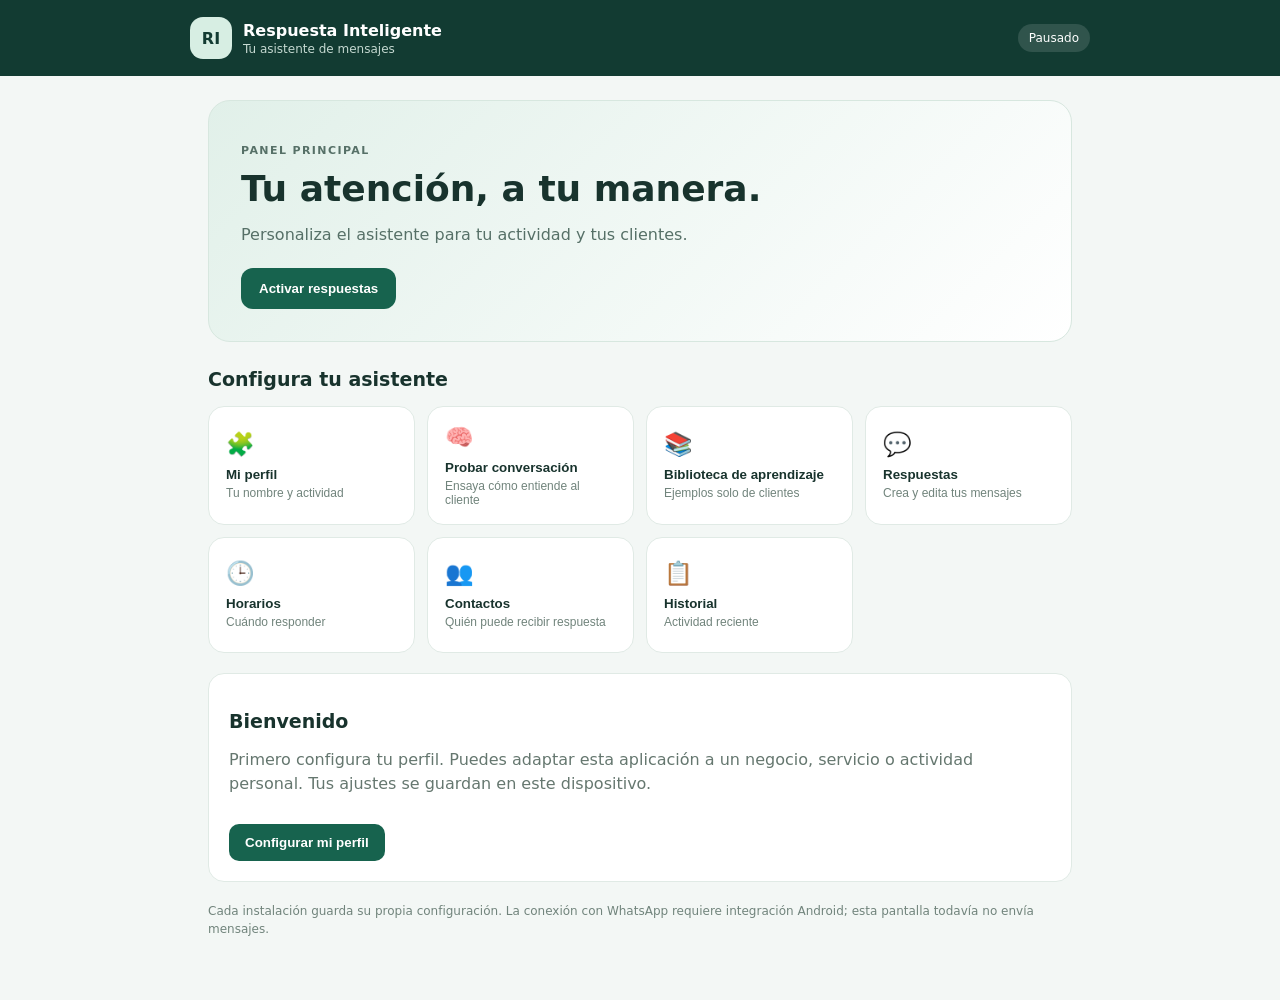
<file: index.html>
<!doctype html>
<html lang="es">
<head>
  <meta charset="utf-8">
  <meta name="viewport" content="width=device-width,initial-scale=1">
  <meta name="theme-color" content="#123b32">
  <title>Respuesta Inteligente</title>
  <link rel="stylesheet" href="css/principal.css">
</head>
<body>
  <header class="top">
    <div class="brand"><span class="mark">RI</span><div><strong>Respuesta Inteligente</strong><small id="subtitulo">Tu asistente de mensajes</small></div></div>
    <span id="estado" class="status off">Pausado</span>
  </header>
  <main>
    <section class="welcome">
      <p class="eyebrow">PANEL PRINCIPAL</p>
      <h1 id="tituloBienvenida">Tu atención, a tu manera.</h1>
      <p id="descripcionBienvenida">Personaliza el asistente para tu actividad y tus clientes.</p>
      <button id="togglePausa" class="primary">Activar respuestas</button>
    </section>
    <section class="section">
      <h2>Configura tu asistente</h2>
      <div class="tiles">
        <button class="tile" data-panel="perfil"><span>🧩</span><b>Mi perfil</b><small>Tu nombre y actividad</small></button>
        <button class="tile" data-panel="conversacion"><span>🧠</span><b>Probar conversación</b><small>Ensaya cómo entiende al cliente</small></button>
        <button class="tile" data-panel="aprendizaje"><span>📚</span><b>Biblioteca de aprendizaje</b><small>Ejemplos solo de clientes</small></button>
        <button class="tile" data-panel="respuestas"><span>💬</span><b>Respuestas</b><small>Crea y edita tus mensajes</small></button>
        <button class="tile" data-panel="horarios"><span>🕒</span><b>Horarios</b><small>Cuándo responder</small></button>
        <button class="tile" data-panel="contactos"><span>👥</span><b>Contactos</b><small>Quién puede recibir respuesta</small></button>
        <button class="tile" data-panel="historial"><span>📋</span><b>Historial</b><small>Actividad reciente</small></button>
      </div>
    </section>
    <section id="panel" class="panel" aria-live="polite">
      <h2>Bienvenido</h2>
      <p>Primero configura tu perfil. Puedes adaptar esta aplicación a un negocio, servicio o actividad personal. Tus ajustes se guardan en este dispositivo.</p>
      <button class="save" data-open-profile>Configurar mi perfil</button>
    </section>
    <p class="notice">Cada instalación guarda su propia configuración. La conexión con WhatsApp requiere integración Android; esta pantalla todavía no envía mensajes.</p>
  </main>
  <script src="funciones/almacenamiento.js"></script>
  <script src="funciones/pausa.js"></script>
  <script src="funciones/respuestas.js"></script>
  <script src="funciones/aprendizaje.js"></script>
  <script src="funciones/conversacion.js"></script>
  <script src="funciones/horarios.js"></script>
  <script src="funciones/contactos.js"></script>
  <script src="funciones/historial.js"></script>
  <script src="js/app.js"></script>
</body>
</html>
</file>
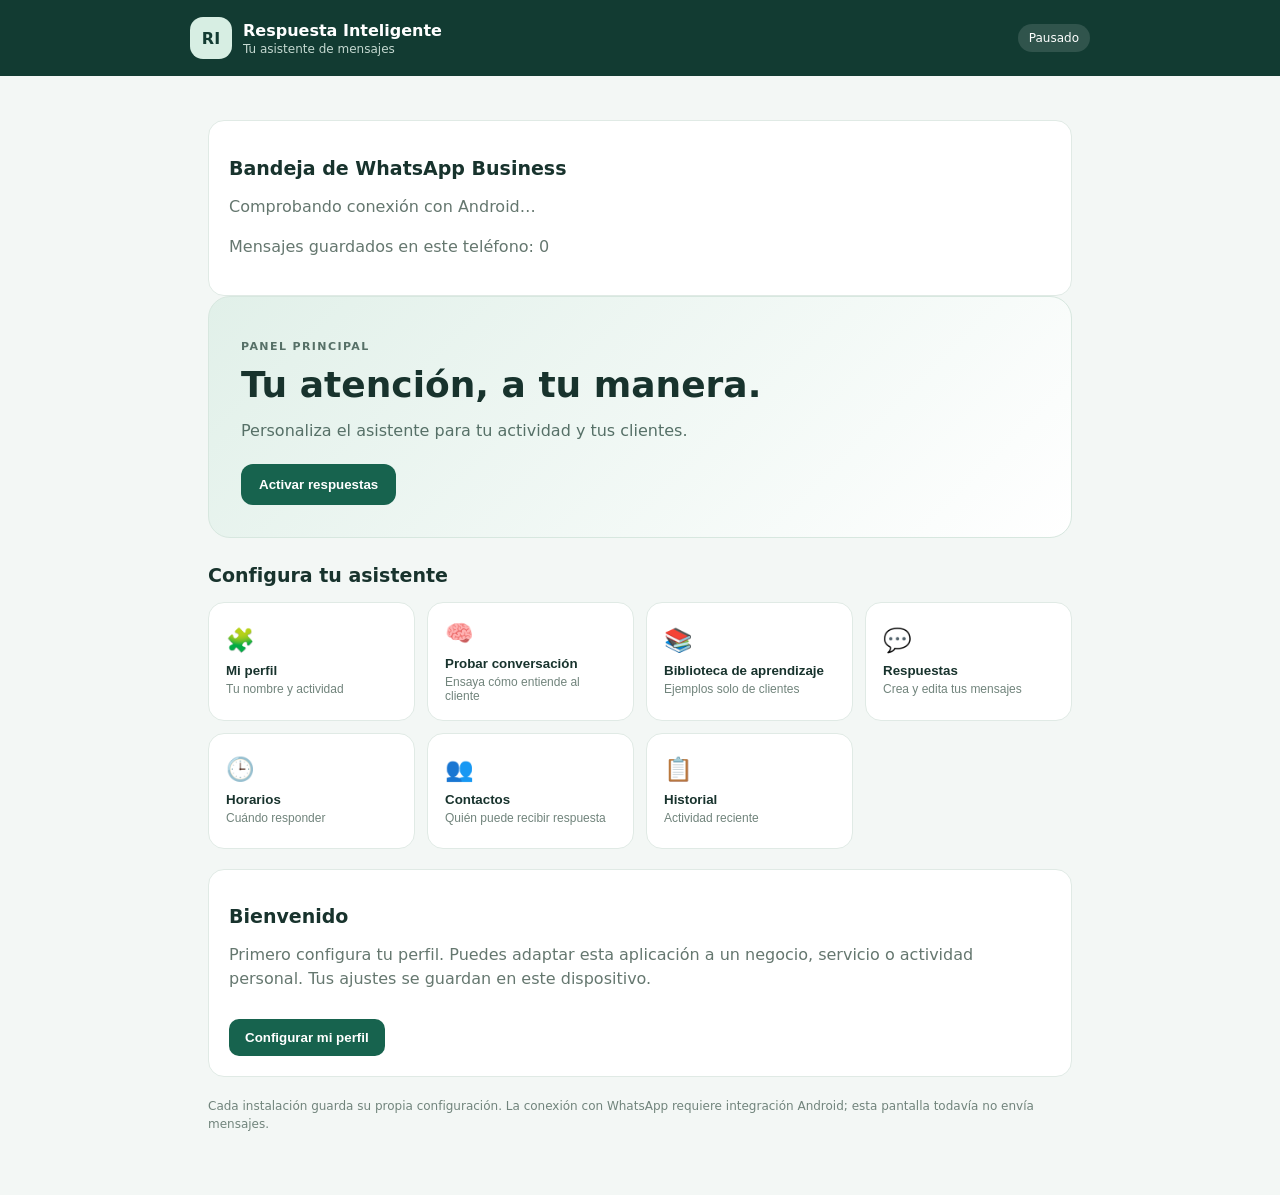
<file: android/app/src/main/assets/index.html>
<!doctype html>
<html lang="es">
<head>
  <meta charset="utf-8">
  <meta name="viewport" content="width=device-width,initial-scale=1">
  <meta name="theme-color" content="#123b32">
  <title>Respuesta Inteligente</title>
  <link rel="stylesheet" href="css/principal.css">
</head>
<body>
  <header class="top">
    <div class="brand"><span class="mark">RI</span><div><strong>Respuesta Inteligente</strong><small id="subtitulo">Tu asistente de mensajes</small></div></div>
    <span id="estado" class="status off">Pausado</span>
  </header>
  <main>
    <section class="welcome">
      <p class="eyebrow">PANEL PRINCIPAL</p>
      <h1 id="tituloBienvenida">Tu atención, a tu manera.</h1>
      <p id="descripcionBienvenida">Personaliza el asistente para tu actividad y tus clientes.</p>
      <button id="togglePausa" class="primary">Activar respuestas</button>
    </section>
    <section class="section">
      <h2>Configura tu asistente</h2>
      <div class="tiles">
        <button class="tile" data-panel="perfil"><span>🧩</span><b>Mi perfil</b><small>Tu nombre y actividad</small></button>
        <button class="tile" data-panel="conversacion"><span>🧠</span><b>Probar conversación</b><small>Ensaya cómo entiende al cliente</small></button>
        <button class="tile" data-panel="aprendizaje"><span>📚</span><b>Biblioteca de aprendizaje</b><small>Ejemplos solo de clientes</small></button>
        <button class="tile" data-panel="respuestas"><span>💬</span><b>Respuestas</b><small>Crea y edita tus mensajes</small></button>
        <button class="tile" data-panel="horarios"><span>🕒</span><b>Horarios</b><small>Cuándo responder</small></button>
        <button class="tile" data-panel="contactos"><span>👥</span><b>Contactos</b><small>Quién puede recibir respuesta</small></button>
        <button class="tile" data-panel="historial"><span>📋</span><b>Historial</b><small>Actividad reciente</small></button>
      </div>
    </section>
    <section id="panel" class="panel" aria-live="polite">
      <h2>Bienvenido</h2>
      <p>Primero configura tu perfil. Puedes adaptar esta aplicación a un negocio, servicio o actividad personal. Tus ajustes se guardan en este dispositivo.</p>
      <button class="save" data-open-profile>Configurar mi perfil</button>
    </section>
    <p class="notice">Cada instalación guarda su propia configuración. La conexión con WhatsApp requiere integración Android; esta pantalla todavía no envía mensajes.</p>
  </main>
  <script src="funciones/almacenamiento.js"></script>
  <script src="funciones/pausa.js"></script>
  <script src="funciones/respuestas.js"></script>
  <script src="funciones/aprendizaje.js"></script>
  <script src="funciones/conversacion.js"></script>
  <script src="funciones/horarios.js"></script>
  <script src="funciones/contactos.js"></script>
  <script src="funciones/historial.js"></script>
  <script src="js/app.js"></script>
  <script src="funciones/android-bridge.js"></script>
</body>
</html>
</file>
<file: css/principal.css>
:root{font-family:system-ui,-apple-system,Segoe UI,sans-serif;color:#18332d;background:#f3f7f5;font-synthesis:none}*{box-sizing:border-box}body{margin:0}.top{background:#123b32;color:white;padding:17px max(20px,calc((100% - 900px)/2));display:flex;align-items:center;justify-content:space-between;gap:12px}.brand{display:flex;align-items:center;gap:11px}.mark{width:42px;height:42px;border-radius:13px;background:#d7eee3;color:#123b32;display:grid;place-items:center;font-weight:800}.brand strong,.brand small{display:block}.brand small{color:#c5d9d1;font-size:12px;margin-top:2px}.status{font-size:12px;padding:7px 11px;border-radius:20px;background:#ffffff20}.status.on{background:#d7eee3;color:#123b32}.status.off{background:#ffffff20;color:white}main{max-width:900px;margin:auto;padding:24px 18px 50px}.welcome{background:linear-gradient(135deg,#e1f0e9,#fff);border:1px solid #d7e7df;border-radius:22px;padding:25px;margin-bottom:26px}.eyebrow{font-size:11px;font-weight:800;letter-spacing:1.4px;color:#39715e}.welcome h1{font-size:30px;margin:8px 0}.welcome p{color:#567067}.primary{background:#17634e;color:white;border:0;border-radius:12px;padding:13px 18px;font-weight:700;margin-top:8px}.section h2,.panel h2{font-size:19px}.tiles{display:grid;grid-template-columns:repeat(2,minmax(0,1fr));gap:12px}.tile{text-align:left;background:white;border:1px solid #e0eae5;border-radius:16px;padding:17px;min-height:116px;color:#18332d}.tile span{display:block;font-size:23px;margin-bottom:9px}.tile b,.tile small{display:block}.tile small{font-size:12px;color:#71847c;margin-top:4px}.panel{margin-top:20px;background:white;border:1px solid #e0eae5;border-radius:16px;padding:20px;min-height:125px}.panel p{color:#65776f;line-height:1.5}.notice{font-size:12px;color:#71847c;margin-top:20px;line-height:1.5}label{display:block;font-size:14px;margin:12px 0 6px}input,textarea,select{width:100%;padding:12px;border:1px solid #cbdad2;border-radius:10px;font:inherit;background:#fff;color:#18332d}textarea{min-height:90px;resize:vertical}.save{margin-top:12px;background:#17634e;color:#fff;border:0;padding:11px 16px;border-radius:10px;font-weight:700}.item{padding:12px 0;border-bottom:1px solid #edf1ee}@media(min-width:650px){.tiles{grid-template-columns:repeat(4,minmax(0,1fr))}.welcome{padding:32px}.welcome h1{font-size:36px}}.group-note{display:grid;grid-template-columns:1fr 2fr;gap:8px 12px;padding:14px;background:#f3f8f5;border:1px solid #e0eae5;border-radius:12px;margin:14px 0 22px;font-size:13px}.group-note span{color:#65776f}.contact-row{display:flex;justify-content:space-between;align-items:center;gap:10px;padding:13px 0;border-bottom:1px solid #edf1ee}.contact-row small{display:block;color:#71847c;margin-top:5px}.actions{display:flex;gap:6px;flex-wrap:wrap}.mini,.secondary{border:1px solid #cbdad2;background:#fff;color:#245443;border-radius:8px;padding:8px 10px;font:inherit;font-size:12px}.mini.delete{color:#9b3434;border-color:#e7cccc}.secondary{margin:12px 0 0 8px}.editor{padding:14px;background:#f6faf7;border:1px solid #e0eae5;border-radius:12px;margin:14px 0 22px}.editor h3{margin-top:0}.muted{display:block;color:#71847c;font-size:12px;margin-top:4px}@media(max-width:480px){.contact-row{align-items:flex-start;flex-direction:column}.group-note{grid-template-columns:1fr;gap:3px}.group-note span{margin-bottom:7px}}
.chat-test{background:#f5f9f6;border:1px solid #e0eae5;border-radius:14px;padding:12px;max-height:360px;overflow:auto;display:flex;flex-direction:column;gap:10px}.bubble{max-width:88%;padding:11px 13px;border-radius:14px;line-height:1.45;font-size:14px;white-space:pre-wrap}.bubble.bot{background:#fff;border:1px solid #e1e9e4;align-self:flex-start;border-bottom-left-radius:4px}.bubble.user{background:#dcefe5;align-self:flex-end;border-bottom-right-radius:4px}.handoff{font-size:12px;color:#8a4c12;background:#fff5e7;border:1px solid #f0dfc4;border-radius:9px;padding:9px;margin:0}

.learning-card{background:#f7faf8;border:1px solid #dfeae4;border-radius:12px;padding:14px;margin:12px 0}.learning-card p{white-space:pre-wrap}.learning-meta{font-size:12px;color:#71847c}.learning-actions{display:flex;gap:8px;flex-wrap:wrap;margin-top:10px}.tag-pending{display:inline-block;padding:4px 8px;border-radius:20px;background:#fff2d9;color:#805719;font-size:11px}.tag-approved{display:inline-block;padding:4px 8px;border-radius:20px;background:#e0f2e8;color:#205a3e;font-size:11px}.checkline{display:flex;align-items:flex-start;gap:9px;font-size:13px;line-height:1.4;margin:14px 0}.checkline input{width:auto;margin-top:3px}
</file>
<file: android/app/src/main/assets/css/principal.css>
:root{font-family:system-ui,-apple-system,Segoe UI,sans-serif;color:#18332d;background:#f3f7f5;font-synthesis:none}*{box-sizing:border-box}body{margin:0}.top{background:#123b32;color:white;padding:17px max(20px,calc((100% - 900px)/2));display:flex;align-items:center;justify-content:space-between;gap:12px}.brand{display:flex;align-items:center;gap:11px}.mark{width:42px;height:42px;border-radius:13px;background:#d7eee3;color:#123b32;display:grid;place-items:center;font-weight:800}.brand strong,.brand small{display:block}.brand small{color:#c5d9d1;font-size:12px;margin-top:2px}.status{font-size:12px;padding:7px 11px;border-radius:20px;background:#ffffff20}.status.on{background:#d7eee3;color:#123b32}.status.off{background:#ffffff20;color:white}main{max-width:900px;margin:auto;padding:24px 18px 50px}.welcome{background:linear-gradient(135deg,#e1f0e9,#fff);border:1px solid #d7e7df;border-radius:22px;padding:25px;margin-bottom:26px}.eyebrow{font-size:11px;font-weight:800;letter-spacing:1.4px;color:#39715e}.welcome h1{font-size:30px;margin:8px 0}.welcome p{color:#567067}.primary{background:#17634e;color:white;border:0;border-radius:12px;padding:13px 18px;font-weight:700;margin-top:8px}.section h2,.panel h2{font-size:19px}.tiles{display:grid;grid-template-columns:repeat(2,minmax(0,1fr));gap:12px}.tile{text-align:left;background:white;border:1px solid #e0eae5;border-radius:16px;padding:17px;min-height:116px;color:#18332d}.tile span{display:block;font-size:23px;margin-bottom:9px}.tile b,.tile small{display:block}.tile small{font-size:12px;color:#71847c;margin-top:4px}.panel{margin-top:20px;background:white;border:1px solid #e0eae5;border-radius:16px;padding:20px;min-height:125px}.panel p{color:#65776f;line-height:1.5}.notice{font-size:12px;color:#71847c;margin-top:20px;line-height:1.5}label{display:block;font-size:14px;margin:12px 0 6px}input,textarea,select{width:100%;padding:12px;border:1px solid #cbdad2;border-radius:10px;font:inherit;background:#fff;color:#18332d}textarea{min-height:90px;resize:vertical}.save{margin-top:12px;background:#17634e;color:#fff;border:0;padding:11px 16px;border-radius:10px;font-weight:700}.item{padding:12px 0;border-bottom:1px solid #edf1ee}@media(min-width:650px){.tiles{grid-template-columns:repeat(4,minmax(0,1fr))}.welcome{padding:32px}.welcome h1{font-size:36px}}.group-note{display:grid;grid-template-columns:1fr 2fr;gap:8px 12px;padding:14px;background:#f3f8f5;border:1px solid #e0eae5;border-radius:12px;margin:14px 0 22px;font-size:13px}.group-note span{color:#65776f}.contact-row{display:flex;justify-content:space-between;align-items:center;gap:10px;padding:13px 0;border-bottom:1px solid #edf1ee}.contact-row small{display:block;color:#71847c;margin-top:5px}.actions{display:flex;gap:6px;flex-wrap:wrap}.mini,.secondary{border:1px solid #cbdad2;background:#fff;color:#245443;border-radius:8px;padding:8px 10px;font:inherit;font-size:12px}.mini.delete{color:#9b3434;border-color:#e7cccc}.secondary{margin:12px 0 0 8px}.editor{padding:14px;background:#f6faf7;border:1px solid #e0eae5;border-radius:12px;margin:14px 0 22px}.editor h3{margin-top:0}.muted{display:block;color:#71847c;font-size:12px;margin-top:4px}@media(max-width:480px){.contact-row{align-items:flex-start;flex-direction:column}.group-note{grid-template-columns:1fr;gap:3px}.group-note span{margin-bottom:7px}}
.chat-test{background:#f5f9f6;border:1px solid #e0eae5;border-radius:14px;padding:12px;max-height:360px;overflow:auto;display:flex;flex-direction:column;gap:10px}.bubble{max-width:88%;padding:11px 13px;border-radius:14px;line-height:1.45;font-size:14px;white-space:pre-wrap}.bubble.bot{background:#fff;border:1px solid #e1e9e4;align-self:flex-start;border-bottom-left-radius:4px}.bubble.user{background:#dcefe5;align-self:flex-end;border-bottom-right-radius:4px}.handoff{font-size:12px;color:#8a4c12;background:#fff5e7;border:1px solid #f0dfc4;border-radius:9px;padding:9px;margin:0}

.learning-card{background:#f7faf8;border:1px solid #dfeae4;border-radius:12px;padding:14px;margin:12px 0}.learning-card p{white-space:pre-wrap}.learning-meta{font-size:12px;color:#71847c}.learning-actions{display:flex;gap:8px;flex-wrap:wrap;margin-top:10px}.tag-pending{display:inline-block;padding:4px 8px;border-radius:20px;background:#fff2d9;color:#805719;font-size:11px}.tag-approved{display:inline-block;padding:4px 8px;border-radius:20px;background:#e0f2e8;color:#205a3e;font-size:11px}.checkline{display:flex;align-items:flex-start;gap:9px;font-size:13px;line-height:1.4;margin:14px 0}.checkline input{width:auto;margin-top:3px}
</file>
